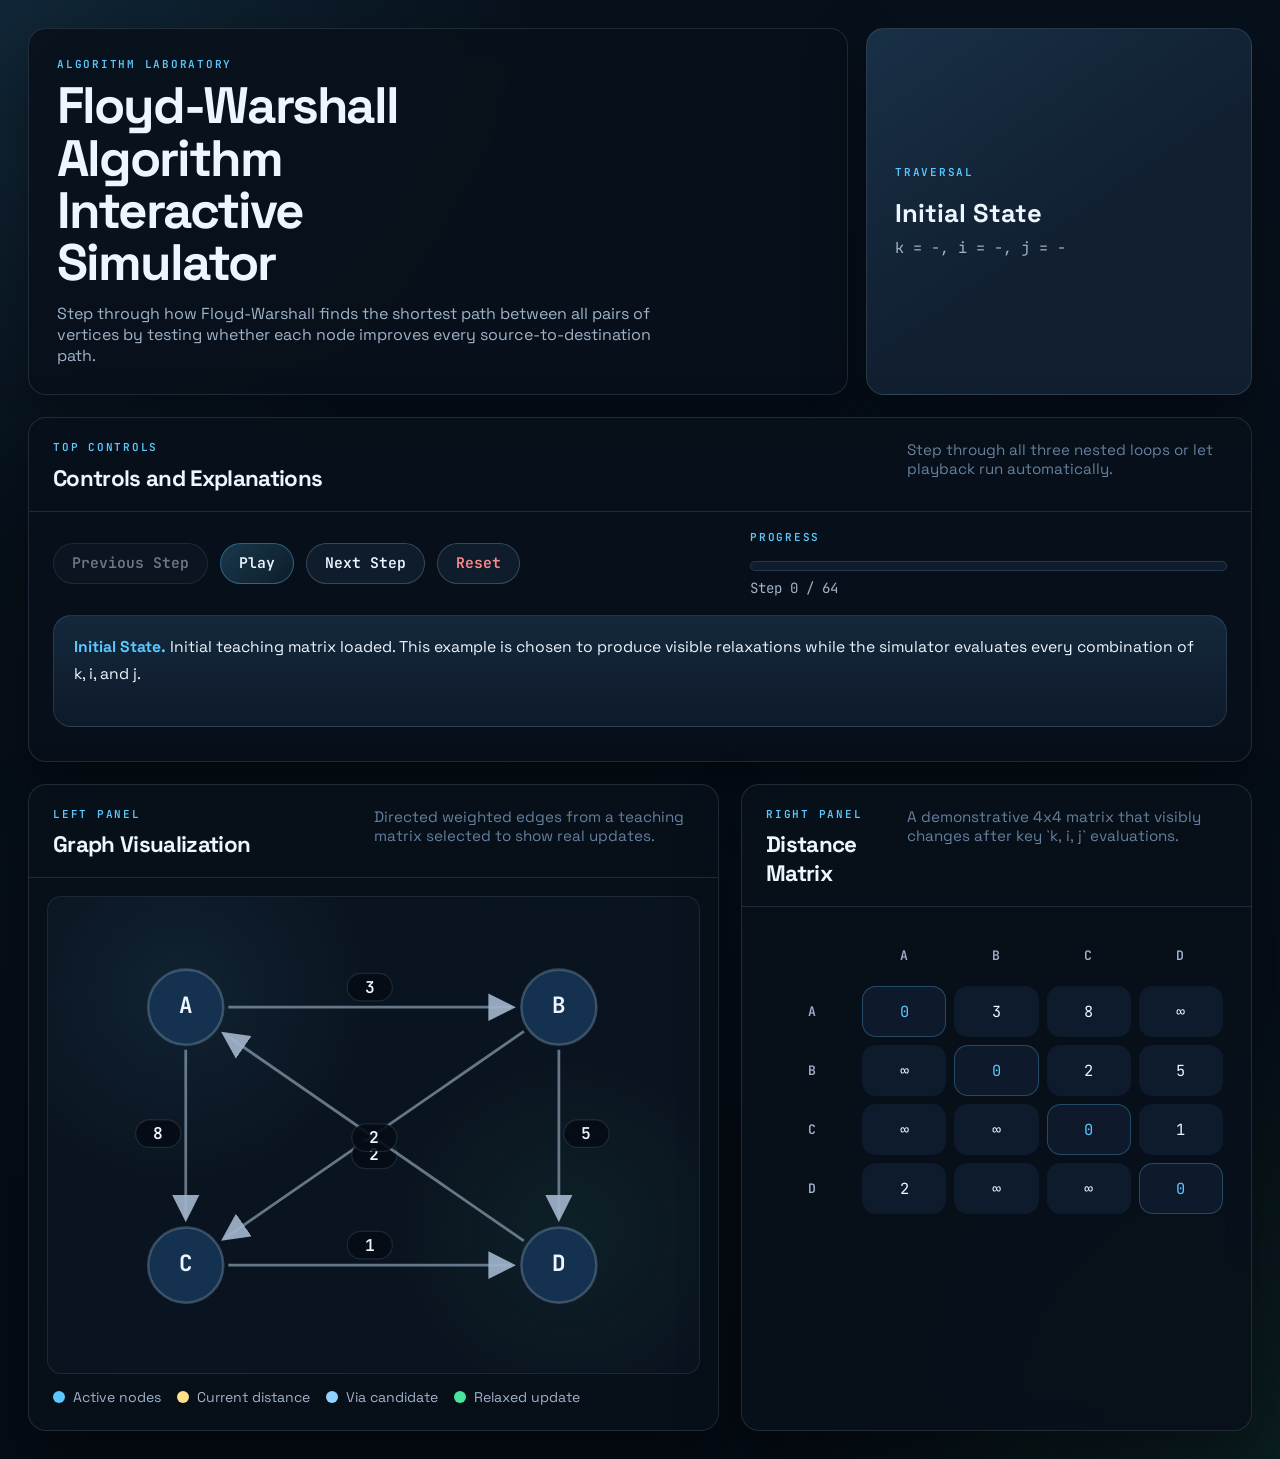
<file: floyd-warshall.html>
<!DOCTYPE html>
<html lang="en">
<head>
<meta charset="UTF-8"/>
<meta name="viewport" content="width=device-width, initial-scale=1.0"/>
<title>Floyd-Warshall Algorithm Interactive Simulator</title>
<link rel="stylesheet" href="css/floyd-warshall.css"/>
<link rel="preconnect" href="https://fonts.googleapis.com"/>
<link rel="preconnect" href="https://fonts.gstatic.com" crossorigin/>
<link href="https://fonts.googleapis.com/css2?family=JetBrains+Mono:wght@400;500;600;700&family=Space+Grotesk:wght@400;500;600;700&display=swap" rel="stylesheet"/>
</head>
<body>
<div class="page-shell">
  <header class="hero">
    <div class="hero-copy">
      <p class="eyebrow">Algorithm Laboratory</p>
      <h1>Floyd-Warshall Algorithm Interactive Simulator</h1>
      <p class="subtitle">
        Step through how Floyd-Warshall finds the shortest path between all pairs of vertices
        by testing whether each node improves every source-to-destination path.
      </p>
    </div>
    <div class="hero-stat">
      <span class="stat-label">Traversal</span>
      <span class="stat-value" id="step-indicator">Initial State</span>
      <span class="stat-sub" id="loop-indicator">k = -, i = -, j = -</span>
    </div>
  </header>

  <section class="panel controls-panel">
    <div class="panel-header">
      <div>
        <p class="panel-kicker">Top Controls</p>
        <h2>Controls and Explanations</h2>
      </div>
      <p class="panel-copy">Step through all three nested loops or let playback run automatically.</p>
    </div>

    <div class="controls-bar">
      <div class="button-row">
        <button class="control-btn" id="prev-step" type="button">Previous Step</button>
        <button class="control-btn control-btn-primary" id="play-pause" type="button">Play</button>
        <button class="control-btn" id="next-step" type="button">Next Step</button>
        <button class="control-btn control-btn-ghost" id="reset-steps" type="button">Reset</button>
      </div>
      <div class="progress-box">
        <span class="progress-label">Progress</span>
        <div class="progress-track" aria-hidden="true">
          <div class="progress-fill" id="progress-fill"></div>
        </div>
        <span class="progress-count" id="progress-count">Step 0 / 64</span>
      </div>
    </div>

    <div class="status-box" id="status-box" aria-live="polite"></div>
  </section>

  <main class="content-grid">
    <section class="panel graph-panel">
      <div class="panel-header">
        <div>
          <p class="panel-kicker">Left Panel</p>
          <h2>Graph Visualization</h2>
        </div>
        <p class="panel-copy">Directed weighted edges from a teaching matrix selected to show real updates.</p>
      </div>
      <div class="graph-stage">
        <svg id="fw-graph" viewBox="0 0 520 380" role="img" aria-label="Directed weighted graph for Floyd-Warshall simulation"></svg>
      </div>
      <div class="legend">
        <span><span class="legend-swatch legend-node"></span>Active nodes</span>
        <span><span class="legend-swatch legend-current"></span>Current distance</span>
        <span><span class="legend-swatch legend-via"></span>Via candidate</span>
        <span><span class="legend-swatch legend-update"></span>Relaxed update</span>
      </div>
    </section>

    <section class="panel matrix-panel">
      <div class="panel-header">
        <div>
          <p class="panel-kicker">Right Panel</p>
          <h2>Distance Matrix</h2>
        </div>
        <p class="panel-copy">A demonstrative 4x4 matrix that visibly changes after key `k, i, j` evaluations.</p>
      </div>
      <div class="matrix-wrap">
        <table class="matrix-table" id="matrix-table" aria-live="polite"></table>
      </div>
    </section>
  </main>
</div>

<script src="js/floyd-warshall.js"></script>
</body>
</html>
</file>
<file: css/floyd-warshall.css>
:root {
  --bg: #07111c;
  --bg-soft: #0d1826;
  --panel: rgba(9, 17, 27, 0.88);
  --panel-strong: #111f31;
  --border: rgba(183, 210, 232, 0.14);
  --border-strong: rgba(183, 210, 232, 0.24);
  --text: #edf5ff;
  --muted: #9fb3c9;
  --dim: #65809f;
  --accent: #5cc8ff;
  --accent-soft: rgba(92, 200, 255, 0.2);
  --current: #ffe08a;
  --current-soft: rgba(255, 224, 138, 0.25);
  --via: #8fd3ff;
  --via-soft: rgba(143, 211, 255, 0.24);
  --success: #49e59f;
  --success-soft: rgba(73, 229, 159, 0.24);
  --danger: #ff8b8b;
  --shadow: 0 24px 60px rgba(0, 0, 0, 0.35);
  --font-ui: 'Space Grotesk', sans-serif;
  --font-mono: 'JetBrains Mono', monospace;
  --radius: 18px;
}

*,
*::before,
*::after {
  box-sizing: border-box;
}

html,
body {
  margin: 0;
  min-height: 100%;
  background:
    radial-gradient(circle at top left, rgba(92, 200, 255, 0.12), transparent 28%),
    radial-gradient(circle at bottom right, rgba(73, 229, 159, 0.08), transparent 24%),
    linear-gradient(180deg, #07111c 0%, #050c14 100%);
  color: var(--text);
  font-family: var(--font-ui);
}

body {
  padding: 28px;
}

.page-shell {
  max-width: 1440px;
  margin: 0 auto;
  display: grid;
  gap: 22px;
}

.hero {
  display: grid;
  grid-template-columns: minmax(0, 1.7fr) minmax(260px, 0.8fr);
  gap: 18px;
  align-items: stretch;
}

.hero-copy,
.hero-stat,
.panel {
  background: var(--panel);
  border: 1px solid var(--border);
  border-radius: var(--radius);
  box-shadow: var(--shadow);
  backdrop-filter: blur(18px);
}

.hero-copy {
  padding: 28px;
}

.eyebrow,
.panel-kicker,
.stat-label,
.progress-label {
  margin: 0 0 8px;
  color: var(--accent);
  font: 600 11px/1.4 var(--font-mono);
  letter-spacing: 0.16em;
  text-transform: uppercase;
}

h1,
h2,
p {
  margin: 0;
}

h1 {
  font-size: clamp(2rem, 4vw, 3.35rem);
  line-height: 1.02;
  letter-spacing: -0.04em;
  max-width: 12ch;
}

.subtitle {
  margin-top: 14px;
  max-width: 62ch;
  color: var(--muted);
  font-size: 1rem;
}

.hero-stat {
  padding: 28px;
  display: grid;
  align-content: center;
  gap: 10px;
  background:
    linear-gradient(145deg, rgba(92, 200, 255, 0.1), transparent 55%),
    var(--panel-strong);
}

.stat-value {
  font-size: clamp(1.4rem, 2vw, 2rem);
  line-height: 1.1;
  font-weight: 700;
}

.stat-sub {
  color: var(--muted);
  font-family: var(--font-mono);
  font-size: 0.95rem;
}

.content-grid {
  display: grid;
  grid-template-columns: minmax(0, 1.15fr) minmax(360px, 0.85fr);
  gap: 22px;
}

.panel {
  overflow: hidden;
}

.panel-header {
  display: flex;
  justify-content: space-between;
  gap: 18px;
  align-items: flex-start;
  padding: 22px 24px 18px;
  border-bottom: 1px solid var(--border);
}

.panel-header h2 {
  font-size: 1.4rem;
  letter-spacing: -0.03em;
}

.panel-copy {
  max-width: 32ch;
  color: var(--dim);
  font-size: 0.95rem;
}

.graph-stage {
  padding: 18px 18px 14px;
}

#fw-graph {
  width: 100%;
  height: auto;
  display: block;
  border-radius: calc(var(--radius) - 4px);
  background:
    radial-gradient(circle at 20% 20%, rgba(92, 200, 255, 0.08), transparent 30%),
    radial-gradient(circle at 80% 70%, rgba(73, 229, 159, 0.06), transparent 28%),
    #0a1420;
  border: 1px solid rgba(183, 210, 232, 0.1);
}

.legend {
  padding: 0 24px 24px;
  display: flex;
  flex-wrap: wrap;
  gap: 16px;
  color: var(--muted);
  font-size: 0.88rem;
}

.legend span {
  display: inline-flex;
  align-items: center;
  gap: 8px;
}

.legend-swatch {
  width: 12px;
  height: 12px;
  border-radius: 999px;
  display: inline-block;
}

.legend-node { background: var(--accent); }
.legend-current { background: var(--current); }
.legend-via { background: var(--via); }
.legend-update { background: var(--success); }

.matrix-wrap {
  padding: 18px 20px 24px;
  overflow-x: auto;
}

.matrix-table {
  width: 100%;
  border-collapse: separate;
  border-spacing: 8px;
  font-family: var(--font-mono);
}

.matrix-table th,
.matrix-table td {
  min-width: 72px;
  text-align: center;
  padding: 14px 10px;
  border-radius: 14px;
}

.matrix-table th {
  color: var(--muted);
  font-size: 0.82rem;
  font-weight: 600;
  letter-spacing: 0.08em;
  text-transform: uppercase;
}

.matrix-table td {
  background: rgba(17, 31, 49, 0.8);
  border: 1px solid transparent;
  font-size: 0.96rem;
  transition: transform 160ms ease, border-color 160ms ease, background 160ms ease, color 160ms ease, box-shadow 160ms ease;
}

.matrix-table td.diagonal {
  color: var(--accent);
  border-color: rgba(92, 200, 255, 0.28);
}

.matrix-table td.cell-current {
  background: var(--current-soft);
  border-color: rgba(255, 224, 138, 0.4);
  color: #fff8dc;
}

.matrix-table td.cell-via {
  background: var(--via-soft);
  border-color: rgba(143, 211, 255, 0.36);
}

.matrix-table td.cell-updated {
  background: var(--success-soft);
  border-color: rgba(73, 229, 159, 0.5);
  color: #dffff1;
  box-shadow: 0 0 0 1px rgba(73, 229, 159, 0.18), 0 0 24px rgba(73, 229, 159, 0.14);
  animation: successPulse 900ms ease;
}

.controls-panel {
  padding-bottom: 10px;
}

.controls-bar {
  padding: 18px 24px 0;
  display: grid;
  grid-template-columns: minmax(0, 1fr) minmax(280px, 0.7fr);
  gap: 16px;
  align-items: center;
}

.button-row {
  display: flex;
  flex-wrap: wrap;
  gap: 12px;
}

.control-btn {
  border: 1px solid var(--border-strong);
  background: rgba(17, 31, 49, 0.85);
  color: var(--text);
  border-radius: 999px;
  padding: 12px 18px;
  font: 600 0.92rem/1 var(--font-mono);
  cursor: pointer;
  transition: transform 160ms ease, background 160ms ease, border-color 160ms ease, opacity 160ms ease;
}

.control-btn:hover:enabled {
  transform: translateY(-1px);
  border-color: rgba(183, 210, 232, 0.36);
}

.control-btn:disabled {
  opacity: 0.45;
  cursor: not-allowed;
}

.control-btn-primary {
  background: linear-gradient(135deg, rgba(92, 200, 255, 0.22), rgba(92, 200, 255, 0.08));
  border-color: rgba(92, 200, 255, 0.36);
}

.control-btn-ghost {
  color: var(--danger);
}

.progress-box {
  display: grid;
  gap: 8px;
}

.progress-track {
  height: 10px;
  border-radius: 999px;
  background: rgba(17, 31, 49, 0.9);
  border: 1px solid var(--border);
  overflow: hidden;
}

.progress-fill {
  height: 100%;
  width: 0%;
  background: linear-gradient(90deg, var(--accent), var(--success));
  transition: width 180ms ease;
}

.progress-count {
  color: var(--muted);
  font-family: var(--font-mono);
  font-size: 0.88rem;
}

.status-box {
  margin: 18px 24px 24px;
  min-height: 112px;
  padding: 18px 20px;
  border-radius: 18px;
  background:
    linear-gradient(180deg, rgba(92, 200, 255, 0.08), transparent 90%),
    rgba(17, 31, 49, 0.82);
  border: 1px solid var(--border);
  color: var(--text);
  font-size: 0.98rem;
  line-height: 1.7;
}

.status-box strong {
  color: var(--accent);
}

.graph-edge {
  stroke: rgba(159, 179, 201, 0.62);
  stroke-width: 2.2;
  fill: none;
  transition: stroke 180ms ease, stroke-width 180ms ease, opacity 180ms ease;
}

.graph-edge.is-candidate {
  stroke: var(--via);
  stroke-width: 3.6;
}

.graph-edge.is-current {
  stroke: var(--current);
  stroke-width: 3.6;
}

.graph-edge.is-updated {
  stroke: var(--success);
  stroke-width: 4.4;
}

.graph-node circle {
  fill: #143250;
  stroke: rgba(183, 210, 232, 0.26);
  stroke-width: 2;
  transition: fill 180ms ease, stroke 180ms ease, transform 180ms ease;
}

.graph-node text {
  fill: var(--text);
  font: 700 18px/1 var(--font-mono);
  text-anchor: middle;
  dominant-baseline: middle;
}

.graph-node.active-i circle,
.graph-node.active-j circle {
  fill: rgba(92, 200, 255, 0.25);
  stroke: var(--accent);
}

.graph-node.active-k circle {
  fill: rgba(255, 224, 138, 0.24);
  stroke: var(--current);
}

.graph-node.active-all circle {
  fill: rgba(73, 229, 159, 0.22);
  stroke: var(--success);
}

.edge-label {
  fill: var(--text);
  font: 600 13px/1 var(--font-mono);
  text-anchor: middle;
  dominant-baseline: middle;
}

.edge-label-bg {
  fill: rgba(5, 12, 20, 0.9);
  stroke: rgba(183, 210, 232, 0.12);
  stroke-width: 1;
}

@keyframes successPulse {
  0% { transform: scale(1); }
  40% { transform: scale(1.03); }
  100% { transform: scale(1); }
}

@media (max-width: 1080px) {
  body {
    padding: 18px;
  }

  .hero,
  .content-grid,
  .controls-bar {
    grid-template-columns: 1fr;
  }
}

@media (max-width: 720px) {
  .hero-copy,
  .hero-stat,
  .panel-header,
  .controls-bar,
  .status-box {
    padding-left: 18px;
    padding-right: 18px;
  }

  .graph-stage,
  .matrix-wrap {
    padding-left: 14px;
    padding-right: 14px;
  }

  .legend {
    padding-left: 18px;
    padding-right: 18px;
  }

  .matrix-table {
    border-spacing: 6px;
  }

  .matrix-table th,
  .matrix-table td {
    min-width: 58px;
    padding: 12px 8px;
  }
}
</file>
